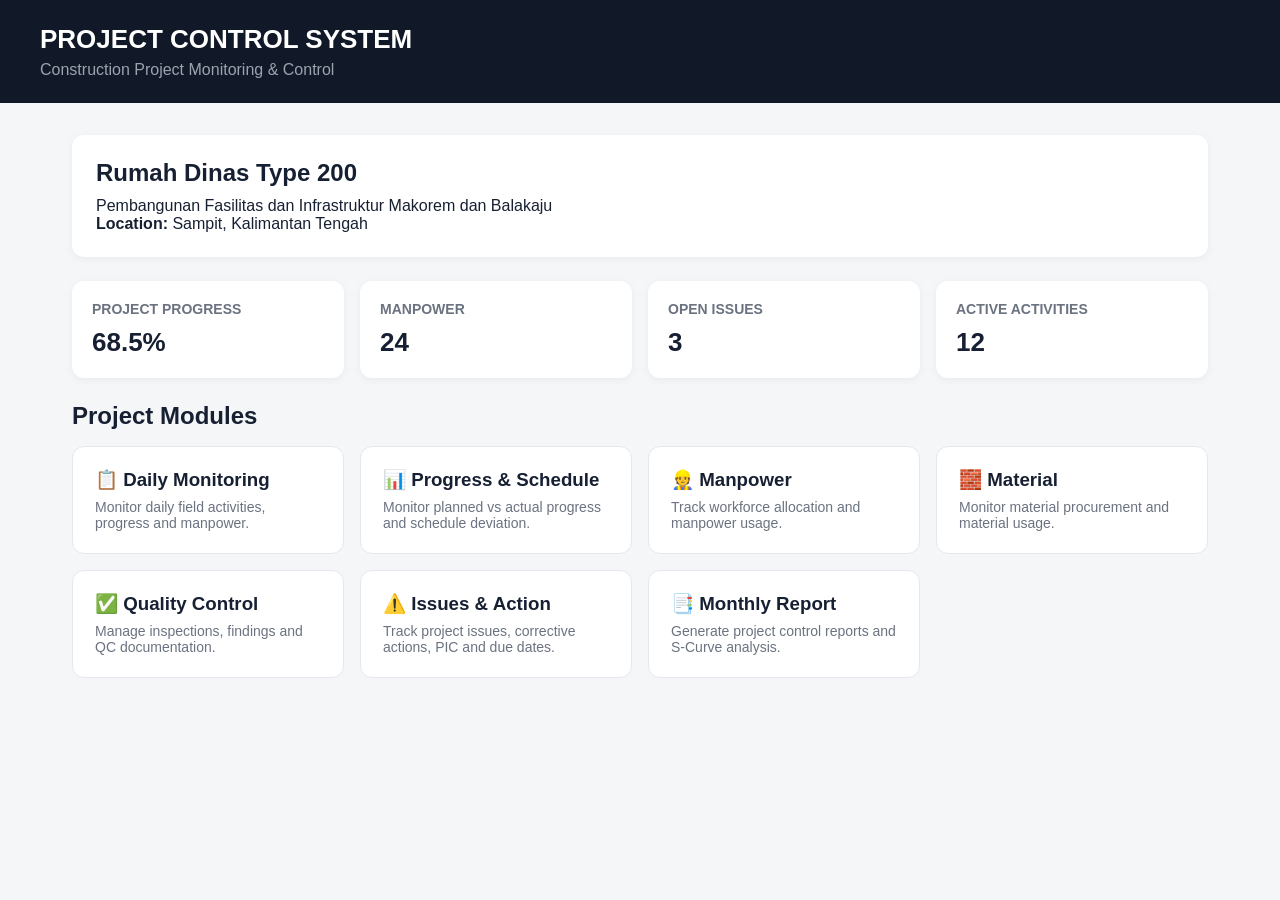
<file: index.html>
<!DOCTYPE html>
<html lang="en">
<head>
    <meta charset="UTF-8">
    <meta name="viewport" content="width=device-width, initial-scale=1.0">

    <title>Project Control System</title>

    <link rel="stylesheet" href="style.css">
</head>

<body>

    <header>
        <h1>PROJECT CONTROL SYSTEM</h1>
        <p>Construction Project Monitoring & Control</p>
    </header>

    <div class="container">

        <div class="project-card">
            <h2>Rumah Dinas Type 200</h2>
            <p>Pembangunan Fasilitas dan Infrastruktur Makorem dan Balakaju</p>
            <p><strong>Location:</strong> Sampit, Kalimantan Tengah</p>
        </div>


        <div class="kpi-container">

            <div class="kpi">
                <h3>PROJECT PROGRESS</h3>
                <p>68.5%</p>
            </div>

            <div class="kpi">
                <h3>MANPOWER</h3>
                <p>24</p>
            </div>

            <div class="kpi">
                <h3>OPEN ISSUES</h3>
                <p>3</p>
            </div>

            <div class="kpi">
                <h3>ACTIVE ACTIVITIES</h3>
                <p>12</p>
            </div>

        </div>


        <h2 style="margin-bottom: 16px;">Project Modules</h2>

        <div class="module-grid">

            <a href="daily-monitoring.html" class="module">
                <h3>📋 Daily Monitoring</h3>
                <p>Monitor daily field activities, progress and manpower.</p>
            </a>

            <div class="module">
                <h3>📊 Progress & Schedule</h3>
                <p>Monitor planned vs actual progress and schedule deviation.</p>
            </div>

            <div class="module">
                <h3>👷 Manpower</h3>
                <p>Track workforce allocation and manpower usage.</p>
            </div>

            <div class="module">
                <h3>🧱 Material</h3>
                <p>Monitor material procurement and material usage.</p>
            </div>

            <div class="module">
                <h3>✅ Quality Control</h3>
                <p>Manage inspections, findings and QC documentation.</p>
            </div>

            <div class="module">
                <h3>⚠️ Issues & Action</h3>
                <p>Track project issues, corrective actions, PIC and due dates.</p>
            </div>

            <div class="module">
                <h3>📑 Monthly Report</h3>
                <p>Generate project control reports and S-Curve analysis.</p>
            </div>

        </div>

    </div>

</body>
</html>
</file>
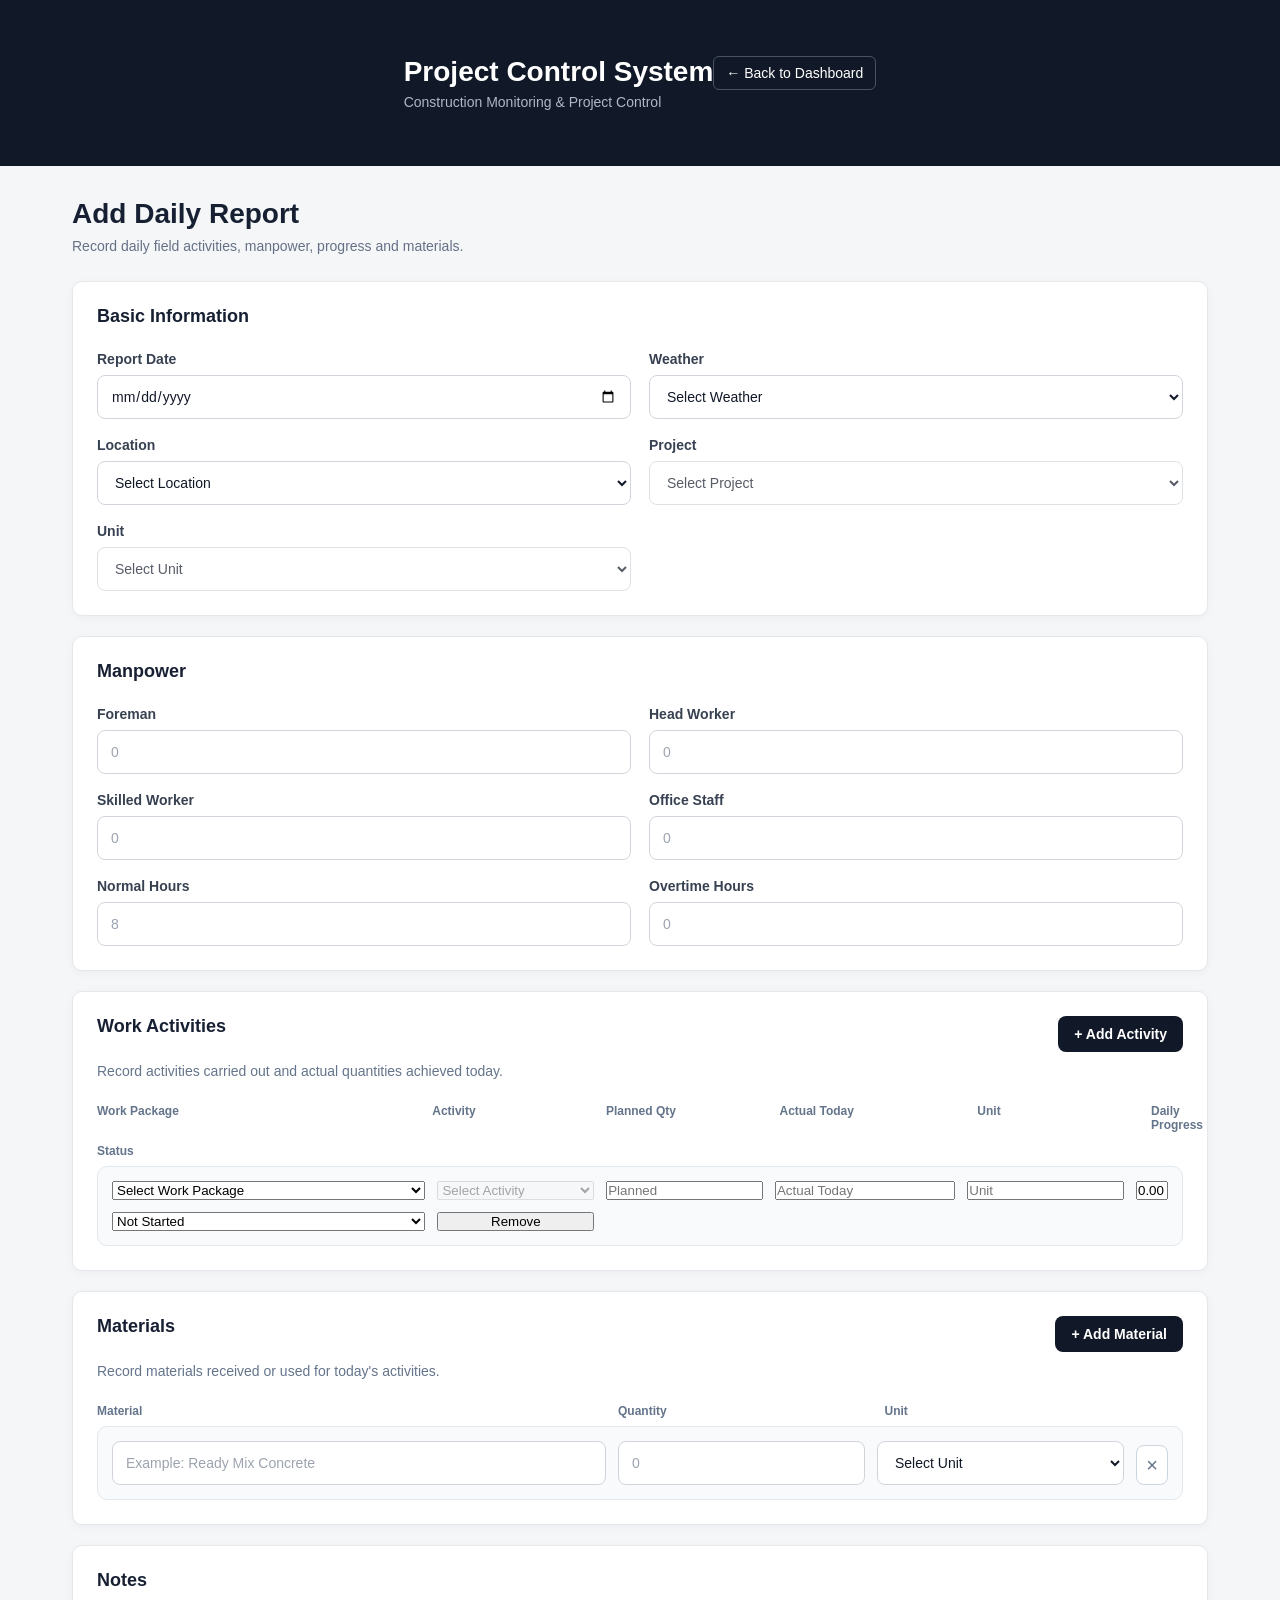
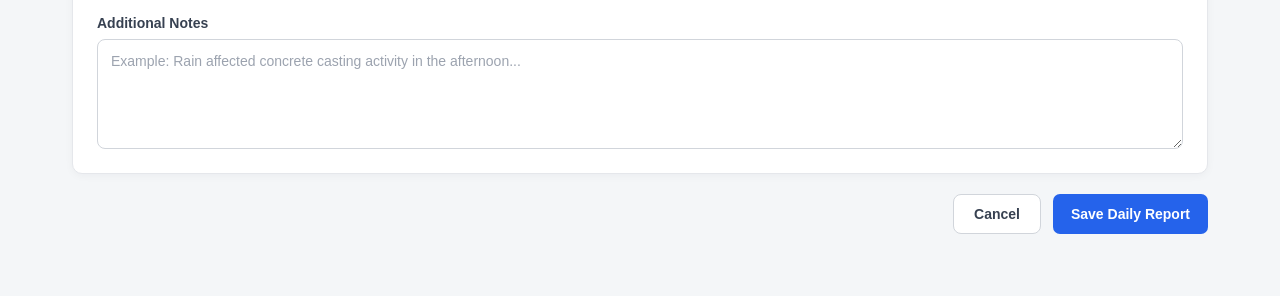
<file: add-daily-report.html>
<!DOCTYPE html>
<html lang="en">

<head>
    <meta charset="UTF-8">
    <meta name="viewport" content="width=device-width, initial-scale=1.0">

    <title>Add Daily Report</title>

    <!-- MAIN CSS -->
    <link rel="stylesheet" href="./style.css?v=6">
</head>

<body>

    <!-- =========================
         HEADER
    ========================== -->
    <header class="top-header">

        <div class="container">

            <div class="header-content">

                <div>
                    <h1>Project Control System</h1>
                    <p>Construction Monitoring & Project Control</p>
                </div>

                <a href="index.html" class="back-link">
                    ← Back to Dashboard
                </a>

            </div>

        </div>

    </header>


    <!-- =========================
         MAIN CONTENT
    ========================== -->
    <main class="container">

        <!-- PAGE HEADER -->
        <section class="page-header">

            <div>

                <h2>Add Daily Report</h2>

                <p>
                    Record daily field activities, manpower, progress and materials.
                </p>

            </div>

        </section>


        <!-- =========================
             FORM
        ========================== -->
        <form id="dailyReportForm" class="report-form" novalidate>


            <!-- =========================
                 BASIC INFORMATION
            ========================== -->
            <section class="content-card">

                <h3>Basic Information</h3>

                <div class="form-grid">

                    <!-- REPORT DATE -->
                    <div class="form-group">

                        <label for="reportDate">
                            Report Date
                        </label>

                        <input
                            type="date"
                            id="reportDate"
                            name="reportDate"
                            required
                        >

                    </div>


                    <!-- WEATHER -->
                    <div class="form-group">

                        <label for="weather">
                            Weather
                        </label>

                        <select
                            id="weather"
                            name="weather"
                        >

                            <option value="">
                                Select Weather
                            </option>

                            <option value="Sunny">
                                Sunny
                            </option>

                            <option value="Cloudy">
                                Cloudy
                            </option>

                            <option value="Rain">
                                Rain
                            </option>

                            <option value="Rainy Morning">
                                Rainy Morning
                            </option>

                            <option value="Rainy Afternoon">
                                Rainy Afternoon
                            </option>

                        </select>

                    </div>


                    <!-- LOCATION -->
                    <div class="form-group">

                        <label for="location">
                            Location
                        </label>

                        <select
                            id="location"
                            name="location"
                            required
                        >

                            <option value="">
                                Select Location
                            </option>

                            <option value="Kalimantan">
                                Kalimantan
                            </option>

                            <option value="Tasikmalaya">
                                Tasikmalaya
                            </option>

                        </select>

                    </div>


                    <!-- PROJECT -->
                    <div class="form-group">

                        <label for="project">
                            Project
                        </label>

                        <select
                            id="project"
                            name="project"
                            required
                        >

                            <option value="">
                                Select Project
                            </option>

                        </select>

                    </div>


                    <!-- UNIT -->
                    <div class="form-group">

                        <label for="unit">
                            Unit
                        </label>

                        <select
                            id="unit"
                            name="unit"
                            required
                        >

                            <option value="">
                                Select Unit
                            </option>

                        </select>

                    </div>

                </div>

            </section>


            <!-- =========================
                 MANPOWER
            ========================== -->
            <section class="content-card">

                <h3>Manpower</h3>

                <div class="form-grid">

                    <!-- FOREMAN -->
                    <div class="form-group">

                        <label for="foreman">
                            Foreman
                        </label>

                        <input
                            type="number"
                            id="foreman"
                            name="foreman"
                            min="0"
                            step="1"
                            placeholder="0"
                        >

                    </div>


                    <!-- HEAD WORKER -->
                    <div class="form-group">

                        <label for="headWorker">
                            Head Worker
                        </label>

                        <input
                            type="number"
                            id="headWorker"
                            name="headWorker"
                            min="0"
                            step="1"
                            placeholder="0"
                        >

                    </div>


                    <!-- SKILLED WORKER -->
                    <div class="form-group">

                        <label for="skilledWorker">
                            Skilled Worker
                        </label>

                        <input
                            type="number"
                            id="skilledWorker"
                            name="skilledWorker"
                            min="0"
                            step="1"
                            placeholder="0"
                        >

                    </div>


                    <!-- OFFICE STAFF -->
                    <div class="form-group">

                        <label for="staffOffice">
                            Office Staff
                        </label>

                        <input
                            type="number"
                            id="staffOffice"
                            name="staffOffice"
                            min="0"
                            step="1"
                            placeholder="0"
                        >

                    </div>


                    <!-- NORMAL HOURS -->
                    <div class="form-group">

                        <label for="normalHours">
                            Normal Hours
                        </label>

                        <input
                            type="number"
                            id="normalHours"
                            name="normalHours"
                            min="0"
                            step="0.5"
                            placeholder="8"
                        >

                    </div>


                    <!-- OVERTIME HOURS -->
                    <div class="form-group">

                        <label for="overtimeHours">
                            Overtime Hours
                        </label>

                        <input
                            type="number"
                            id="overtimeHours"
                            name="overtimeHours"
                            min="0"
                            step="0.5"
                            placeholder="0"
                        >

                    </div>

                </div>

            </section>


            <!-- =========================
                 WORK ACTIVITIES
            ========================== -->
            <section class="content-card work-activities-card">

                <div class="section-title-row">

                    <div>

                        <h3>Work Activities</h3>

                        <p class="section-description">
                            Record activities carried out and actual quantities achieved today.
                        </p>

                    </div>


                    <button
                        type="button"
                        id="addActivityBtn"
                        class="add-row-btn"
                    >
                        + Add Activity
                    </button>

                </div>


                <!-- ACTIVITY TABLE HEADER -->
                <div class="activity-header">

                    <span>
                        Work Package
                    </span>

                    <span>
                        Activity
                    </span>

                    <span>
                        Planned Qty
                    </span>

                    <span>
                        Actual Today
                    </span>

                    <span>
                        Unit
                    </span>

                    <span>
                        Daily Progress
                    </span>

                    <span>
                        Status
                    </span>

                    <span></span>

                </div>


                <!-- ACTIVITY CONTAINER -->
                <div id="activityContainer">


                    <!-- =========================
                         DEFAULT ACTIVITY ROW
                    ========================== -->
                    <div class="activity-row">


                        <!-- WORK PACKAGE -->
                        <div class="form-group">

                            <label>
                                Work Package
                            </label>

                            <select
                                class="activity-work-package"
                                required
                            >

                                <option value="">
                                    Select Work Package
                                </option>

                            </select>

                        </div>


                        <!-- ACTIVITY -->
                        <div class="form-group">

                            <label>
                                Activity
                            </label>

                            <select
                                class="activity-name"
                                required
                                disabled
                            >

                                <option value="">
                                    Select Activity
                                </option>

                            </select>

                        </div>


                        <!-- PLANNED QUANTITY -->
                        <div class="form-group">

                            <label>
                                Planned Quantity
                            </label>

                            <input
                                type="number"
                                class="activity-planned"
                                readonly
                                placeholder="—"
                            >

                        </div>


                        <!-- ACTUAL QUANTITY -->
                        <div class="form-group">

                            <label>
                                Actual Today
                            </label>

                            <input
                                type="number"
                                class="activity-quantity"
                                min="0"
                                step="0.01"
                                placeholder="0"
                                required
                            >

                        </div>


                        <!-- UNIT -->
                        <div class="form-group">

                            <label>
                                Unit
                            </label>

                            <input
                                type="text"
                                class="activity-unit"
                                readonly
                                placeholder="—"
                            >

                        </div>


                        <!-- DAILY PROGRESS -->
                        <div class="form-group">

                            <label>
                                Daily Progress
                            </label>

                            <input
                                type="text"
                                class="activity-progress"
                                readonly
                                placeholder="0.00%"
                            >

                        </div>


                        <!-- STATUS -->
                        <div class="form-group">

                            <label>
                                Status
                            </label>

                            <select class="activity-status">

                                <option value="">
                                    Select Status
                                </option>

                                <option value="On Progress">
                                    On Progress
                                </option>

                                <option value="Completed">
                                    Completed
                                </option>

                            </select>

                        </div>


                        <!-- REMOVE ACTIVITY -->
                        <button
                            type="button"
                            class="remove-row-btn remove-activity"
                            title="Remove activity"
                        >
                            ×
                        </button>

                    </div>

                </div>

            </section>


            <!-- =========================
                 MATERIALS
            ========================== -->
            <section class="content-card">

                <div class="section-title-row">

                    <div>

                        <h3>Materials</h3>

                        <p class="section-description">
                            Record materials received or used for today's activities.
                        </p>

                    </div>


                    <button
                        type="button"
                        id="addMaterialBtn"
                        class="add-row-btn"
                    >
                        + Add Material
                    </button>

                </div>


                <!-- MATERIAL HEADER -->
                <div class="material-header">

                    <span>
                        Material
                    </span>

                    <span>
                        Quantity
                    </span>

                    <span>
                        Unit
                    </span>

                    <span></span>

                </div>


                <!-- MATERIAL CONTAINER -->
                <div id="materialContainer">


                    <!-- =========================
                         DEFAULT MATERIAL ROW
                    ========================== -->
                    <div class="material-row">


                        <!-- MATERIAL NAME -->
                        <div class="form-group">

                            <label>
                                Material
                            </label>

                            <input
                                type="text"
                                class="material-name"
                                placeholder="Example: Ready Mix Concrete"
                            >

                        </div>


                        <!-- MATERIAL QUANTITY -->
                        <div class="form-group">

                            <label>
                                Quantity
                            </label>

                            <input
                                type="number"
                                class="material-quantity"
                                min="0"
                                step="0.01"
                                placeholder="0"
                            >

                        </div>


                        <!-- MATERIAL UNIT -->
                        <div class="form-group">

                            <label>
                                Unit
                            </label>

                            <select class="material-unit">

                                <option value="">
                                    Select Unit
                                </option>

                                <option value="m³">
                                    m³
                                </option>

                                <option value="m²">
                                    m²
                                </option>

                                <option value="m¹">
                                    m¹
                                </option>

                                <option value="kg">
                                    kg
                                </option>

                                <option value="ton">
                                    ton
                                </option>

                                <option value="pcs">
                                    pcs
                                </option>

                                <option value="batang">
                                    batang
                                </option>

                                <option value="rit">
                                    rit
                                </option>

                                <option value="zak">
                                    zak
                                </option>

                                <option value="unit">
                                    unit
                                </option>

                            </select>

                        </div>


                        <!-- REMOVE MATERIAL -->
                        <button
                            type="button"
                            class="remove-row-btn remove-material"
                            title="Remove material"
                        >
                            ×
                        </button>

                    </div>

                </div>

            </section>


            <!-- =========================
                 NOTES
            ========================== -->
            <section class="content-card">

                <h3>Notes</h3>

                <div class="form-group">

                    <label for="notes">
                        Additional Notes
                    </label>

                    <textarea
                        id="notes"
                        name="notes"
                        rows="4"
                        placeholder="Example: Rain affected concrete casting activity in the afternoon..."
                    ></textarea>

                </div>

            </section>


            <!-- =========================
                 FORM ACTIONS
            ========================== -->
            <div class="form-actions">

                <a
                    href="daily-monitoring.html"
                    class="cancel-btn"
                >
                    Cancel
                </a>


                <button
                    type="submit"
                    class="primary-btn"
                >
                    Save Daily Report
                </button>

            </div>


        </form>

    </main>


    <!-- =========================
         JAVASCRIPT
    ========================== -->

    <!-- MASTER SCHEDULE -->
    <script src="./master-schedule.js?v=2"></script>

    <!-- DAILY REPORT -->
    <script src="./daily-report.js?v=12"></script>

</body>

</html>
</file>
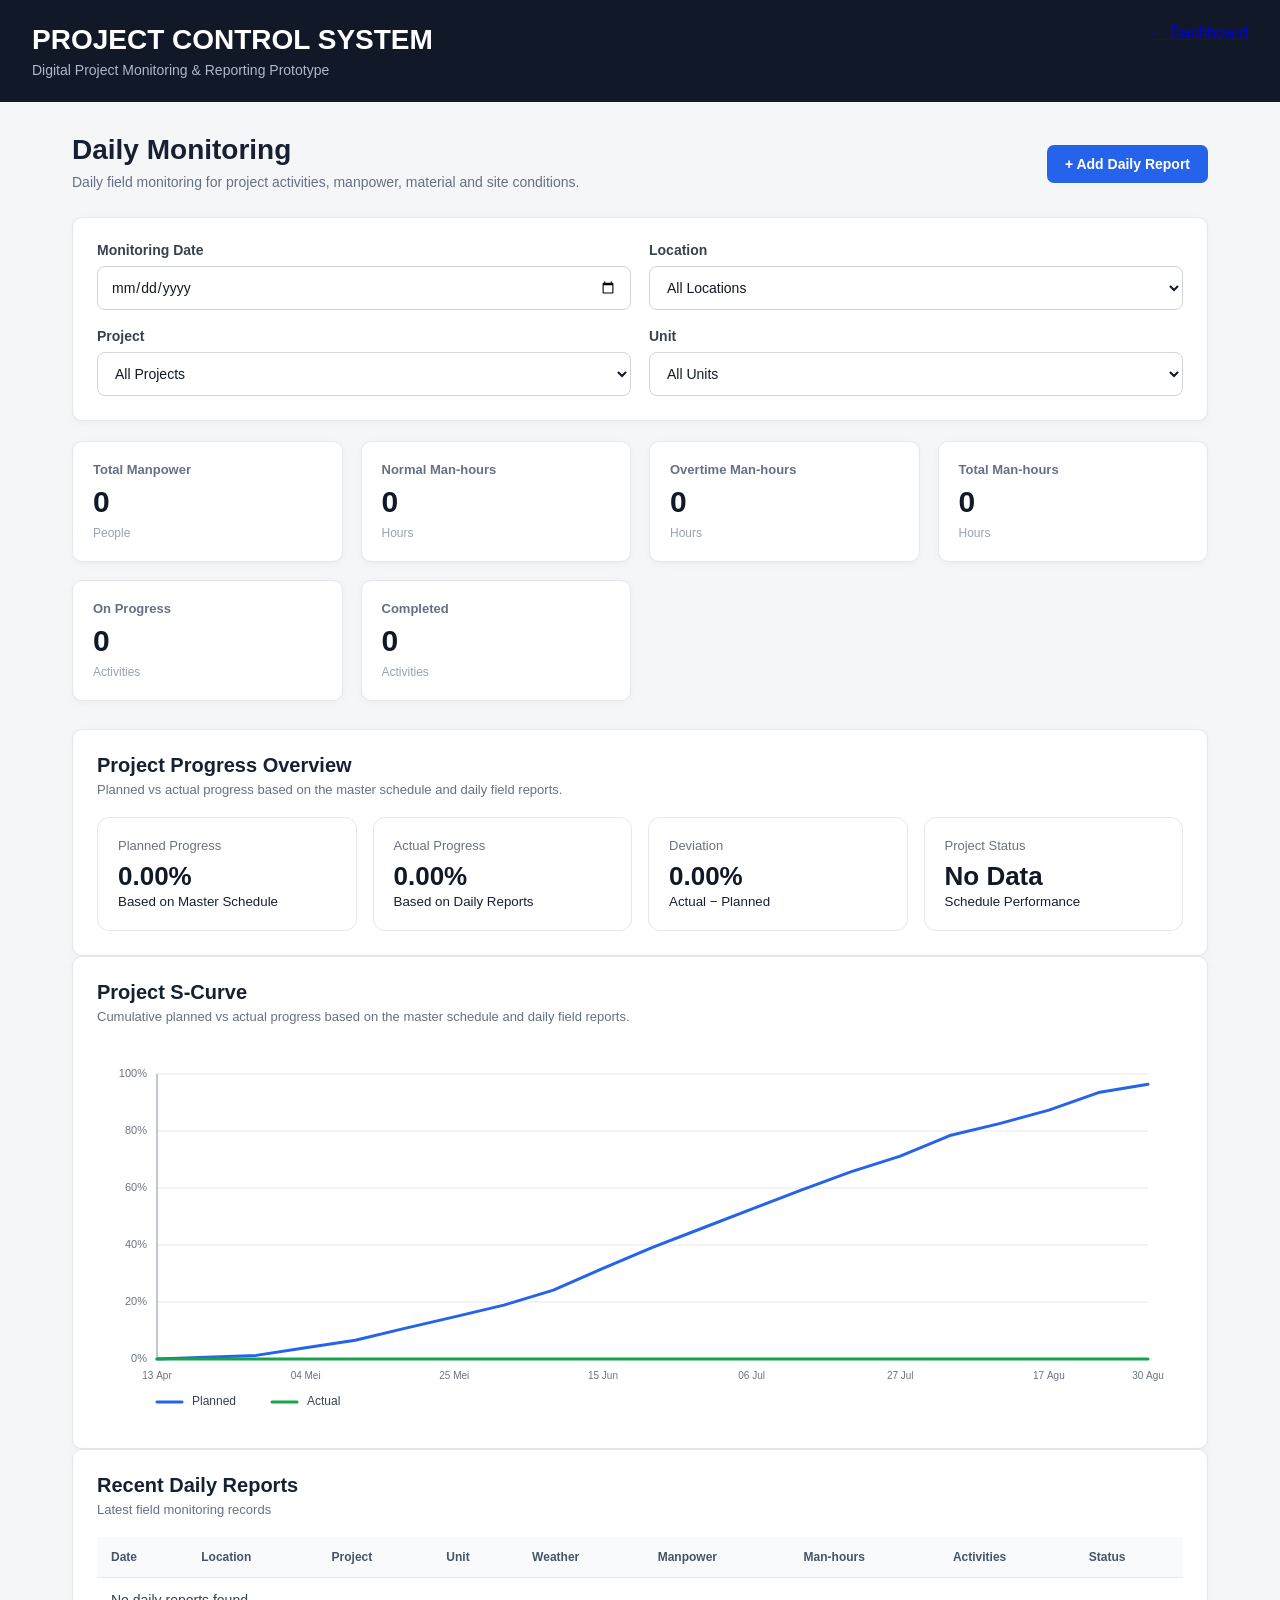
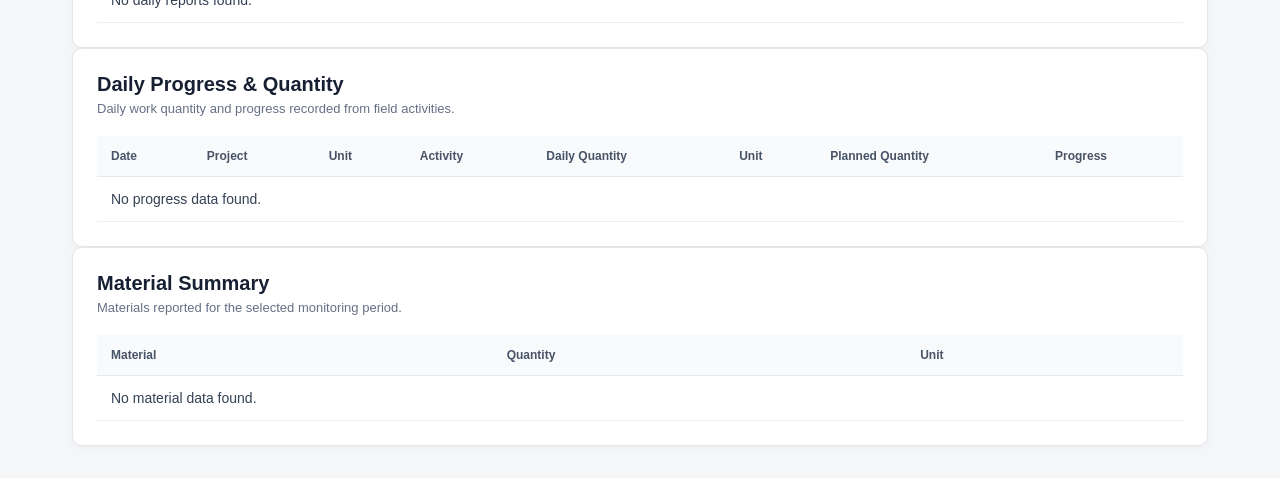
<file: daily-monitoring.html>
<!DOCTYPE html>
<html lang="en">

<head>

    <meta charset="UTF-8">

    <meta
        name="viewport"
        content="width=device-width, initial-scale=1.0"
    >

    <title>
        Daily Monitoring - Project Control System
    </title>

    <link
        rel="stylesheet"
        href="style.css"
    >

</head>


<body>


    <!-- =====================================================
         HEADER
    ====================================================== -->

    <header class="top-header">

        <div>

            <h1>
                PROJECT CONTROL SYSTEM
            </h1>

            <p>
                Digital Project Monitoring & Reporting Prototype
            </p>

        </div>


        <a
            href="index.html"
            class="back-button"
        >
            ← Dashboard
        </a>

    </header>



    <!-- =====================================================
         MAIN
    ====================================================== -->

    <main class="container">


        <!-- =================================================
             PAGE HEADER
        ================================================== -->

        <section class="page-header">

            <div>

                <h2>
                    Daily Monitoring
                </h2>

                <p>
                    Daily field monitoring for project activities,
                    manpower, material and site conditions.
                </p>

            </div>


            <a
                href="add-daily-report.html"
                class="primary-button"
            >
                + Add Daily Report
            </a>

        </section>



        <!-- =================================================
             FILTER
        ================================================== -->

        <section class="content-card filter-card">

            <div class="filter-grid">


                <!-- DATE -->

                <div class="form-group">

                    <label for="dateFilter">
                        Monitoring Date
                    </label>

                    <input
                        type="date"
                        id="dateFilter"
                    >

                </div>



                <!-- LOCATION -->

                <div class="form-group">

                    <label for="locationFilter">
                        Location
                    </label>

                    <select id="locationFilter">

                        <option value="All">
                            All Locations
                        </option>

                        <option value="Kalimantan">
                            Kalimantan
                        </option>

                        <option value="Tasikmalaya">
                            Tasikmalaya
                        </option>

                    </select>

                </div>



                <!-- PROJECT -->

                <div class="form-group">

                    <label for="projectFilter">
                        Project
                    </label>

                    <select id="projectFilter">

                        <option value="All">
                            All Projects
                        </option>

                    </select>

                </div>



                <!-- UNIT -->

                <div class="form-group">

                    <label for="unitFilter">
                        Unit
                    </label>

                    <select id="unitFilter">

                        <option value="All">
                            All Units
                        </option>

                    </select>

                </div>


            </div>

        </section>



        <!-- =================================================
             DAILY KPI
        ================================================== -->

        <section class="kpi-grid">


            <!-- TOTAL MANPOWER -->

            <div class="kpi-card">

                <span>
                    Total Manpower
                </span>

                <strong id="totalManpower">
                    0
                </strong>

                <small>
                    People
                </small>

            </div>



            <!-- NORMAL MAN-HOURS -->

            <div class="kpi-card">

                <span>
                    Normal Man-hours
                </span>

                <strong id="normalManhours">
                    0
                </strong>

                <small>
                    Hours
                </small>

            </div>



            <!-- OVERTIME -->

            <div class="kpi-card">

                <span>
                    Overtime Man-hours
                </span>

                <strong id="overtimeManhours">
                    0
                </strong>

                <small>
                    Hours
                </small>

            </div>



            <!-- TOTAL MAN-HOURS -->

            <div class="kpi-card">

                <span>
                    Total Man-hours
                </span>

                <strong id="totalManhours">
                    0
                </strong>

                <small>
                    Hours
                </small>

            </div>



            <!-- ON PROGRESS -->

            <div class="kpi-card">

                <span>
                    On Progress
                </span>

                <strong id="onProgress">
                    0
                </strong>

                <small>
                    Activities
                </small>

            </div>



            <!-- COMPLETED -->

            <div class="kpi-card">

                <span>
                    Completed
                </span>

                <strong id="completed">
                    0
                </strong>

                <small>
                    Activities
                </small>

            </div>


        </section>



        <!-- =================================================
             PROJECT PROGRESS OVERVIEW
        ================================================== -->

        <section class="content-card progress-overview-card">


            <div class="section-title">

                <div>

                    <h3>
                        Project Progress Overview
                    </h3>

                    <p>
                        Planned vs actual progress based on the
                        master schedule and daily field reports.
                    </p>

                </div>

            </div>



            <div class="progress-overview-grid">


                <!-- PLANNED PROGRESS -->

                <div class="progress-kpi">

                    <span class="progress-kpi-label">
                        Planned Progress
                    </span>

                    <strong id="plannedProgress">
                        0.00%
                    </strong>

                    <small>
                        Based on Master Schedule
                    </small>

                </div>



                <!-- ACTUAL PROGRESS -->

                <div class="progress-kpi">

                    <span class="progress-kpi-label">
                        Actual Progress
                    </span>

                    <strong id="actualProgress">
                        0.00%
                    </strong>

                    <small>
                        Based on Daily Reports
                    </small>

                </div>



                <!-- DEVIATION -->

                <div class="progress-kpi">

                    <span class="progress-kpi-label">
                        Deviation
                    </span>

                    <strong id="progressDeviation">
                        0.00%
                    </strong>

                    <small>
                        Actual − Planned
                    </small>

                </div>



                <!-- PROJECT STATUS -->

                <div class="progress-kpi">

                    <span class="progress-kpi-label">
                        Project Status
                    </span>

                    <strong id="progressStatus">
                        No Data
                    </strong>

                    <small>
                        Schedule Performance
                    </small>

                </div>


            </div>

        </section>



        <!-- =================================================
             PROJECT S-CURVE
        ================================================== -->

        <section class="content-card">


            <div class="section-title">

                <div>

                    <h3>
                        Project S-Curve
                    </h3>

                    <p>
                        Cumulative planned vs actual progress based
                        on the master schedule and daily field reports.
                    </p>

                </div>

            </div>



            <div class="scurve-wrapper">

                <canvas
                    id="sCurveChart"
                ></canvas>

            </div>


        </section>



        <!-- =================================================
             RECENT DAILY REPORTS
        ================================================== -->

        <section class="content-card">


            <div class="section-title">

                <div>

                    <h3>
                        Recent Daily Reports
                    </h3>

                    <p>
                        Latest field monitoring records
                    </p>

                </div>

            </div>



            <div class="table-wrapper">

                <table>

                    <thead>

                        <tr>

                            <th>
                                Date
                            </th>

                            <th>
                                Location
                            </th>

                            <th>
                                Project
                            </th>

                            <th>
                                Unit
                            </th>

                            <th>
                                Weather
                            </th>

                            <th>
                                Manpower
                            </th>

                            <th>
                                Man-hours
                            </th>

                            <th>
                                Activities
                            </th>

                            <th>
                                Status
                            </th>

                        </tr>

                    </thead>


                    <tbody id="reportTableBody">

                    </tbody>

                </table>

            </div>

        </section>



        <!-- =================================================
             PROGRESS & QUANTITY
        ================================================== -->

        <section class="content-card">


            <div class="section-title">

                <div>

                    <h3>
                        Daily Progress & Quantity
                    </h3>

                    <p>
                        Daily work quantity and progress recorded
                        from field activities.
                    </p>

                </div>

            </div>



            <div class="table-wrapper">

                <table>

                    <thead>

                        <tr>

                            <th>
                                Date
                            </th>

                            <th>
                                Project
                            </th>

                            <th>
                                Unit
                            </th>

                            <th>
                                Activity
                            </th>

                            <th>
                                Daily Quantity
                            </th>

                            <th>
                                Unit
                            </th>

                            <th>
                                Planned Quantity
                            </th>

                            <th>
                                Progress
                            </th>

                        </tr>

                    </thead>


                    <tbody id="progressTableBody">

                    </tbody>

                </table>

            </div>

        </section>



        <!-- =================================================
             MATERIAL SUMMARY
        ================================================== -->

        <section class="content-card">


            <div class="section-title">

                <div>

                    <h3>
                        Material Summary
                    </h3>

                    <p>
                        Materials reported for the selected
                        monitoring period.
                    </p>

                </div>

            </div>



            <div class="table-wrapper">

                <table>

                    <thead>

                        <tr>

                            <th>
                                Material
                            </th>

                            <th>
                                Quantity
                            </th>

                            <th>
                                Unit
                            </th>

                        </tr>

                    </thead>


                    <tbody id="materialTableBody">

                    </tbody>

                </table>

            </div>

        </section>


    </main>



    <!-- =====================================================
         JAVASCRIPT
    ====================================================== -->

    <script src="./master-schedule.js?v=1"></script>

    <script src="./daily-monitoring.js?v=7"></script>


</body>

</html>
</file>
<file: style.css>
/* ========================================
   GLOBAL
======================================== */

* {
    box-sizing: border-box;
    margin: 0;
    padding: 0;
}


body {
    font-family: Arial, Helvetica, sans-serif;
    background: #f4f6f8;
    color: #172033;
}


/* ========================================
   GENERAL HEADER
======================================== */

header {
    background: #111827;
    color: white;
    padding: 24px 40px;
}


header h1 {
    font-size: 26px;
    margin-bottom: 6px;
}


header p {
    color: #9ca3af;
}
/* =========================================================
   PROJECT PROGRESS OVERVIEW
   ========================================================= */

.progress-overview-card {
    margin-top: 24px;
}

.progress-overview-grid {
    display: grid;
    grid-template-columns: repeat(4, 1fr);
    gap: 16px;
    margin-top: 20px;
}

.progress-kpi {
    padding: 20px;
    border: 1px solid #e5e7eb;
    border-radius: 12px;
    background: #ffffff;
}

.progress-kpi-label {
    display: block;
    font-size: 13px;
    color: #6b7280;
    margin-bottom: 8px;
}

.progress-kpi strong {
    display: block;
    font-size: 26px;
    font-weight: 700;
    color: #111827;
}

@media (max-width: 900px) {
    .progress-overview-grid {
        grid-template-columns: repeat(2, 1fr);
    }
}

@media (max-width: 600px) {
    .progress-overview-grid {
        grid-template-columns: 1fr;
    }
}

/* ========================================
   TOP HEADER
======================================== */

.top-header {
    background: #111827;
    color: white;
    padding: 24px 32px;
    display: flex;
    justify-content: space-between;
    align-items: flex-start;
}


.top-header h1 {
    margin: 0 0 6px;
    font-size: 28px;
    font-weight: 700;
}


.top-header p {
    margin: 0;
    color: #aeb8c8;
    font-size: 14px;
}


.header-content {
    display: flex;
    justify-content: space-between;
    align-items: flex-start;
    width: 100%;
}


.back-link {
    color: #ffffff;
    text-decoration: none;
    font-size: 14px;
    padding: 8px 12px;
    border: 1px solid #475467;
    border-radius: 6px;
}


.back-link:hover {
    background: #1f2937;
}


/* ========================================
   CONTAINER
======================================== */

.container {
    max-width: 1200px;
    margin: 0 auto;
    padding: 32px;
}


/* ========================================
   DASHBOARD PROJECT CARD
======================================== */

.project-card {
    background: white;
    padding: 24px;
    border-radius: 12px;
    margin-bottom: 24px;
    box-shadow: 0 2px 8px rgba(0, 0, 0, 0.05);
}


.project-card h2 {
    margin-bottom: 10px;
}


/* ========================================
   DASHBOARD KPI
======================================== */

.kpi-container {
    display: grid;
    grid-template-columns: repeat(4, 1fr);
    gap: 16px;
    margin-bottom: 24px;
}


.kpi {
    background: white;
    padding: 20px;
    border-radius: 12px;
    box-shadow: 0 2px 8px rgba(0, 0, 0, 0.05);
}


.kpi h3 {
    font-size: 14px;
    color: #6b7280;
    margin-bottom: 10px;
}


.kpi p {
    font-size: 26px;
    font-weight: bold;
}


/* ========================================
   DASHBOARD MODULE
======================================== */

.module-grid {
    display: grid;
    grid-template-columns: repeat(4, 1fr);
    gap: 16px;
}


.module {
    display: block;
    background: white;
    padding: 22px;
    border-radius: 12px;
    border: 1px solid #e5e7eb;
    text-decoration: none;
    color: inherit;
    transition: 0.2s ease;
}


.module:hover {
    border-color: #2563eb;
    transform: translateY(-2px);
}


.module h3 {
    margin-bottom: 8px;
}


.module p {
    font-size: 14px;
    color: #6b7280;
}


/* ========================================
   PAGE HEADER
======================================== */

.page-header {
    display: flex;
    justify-content: space-between;
    align-items: center;
    margin-bottom: 24px;
}


.page-header h2 {
    margin: 0 0 6px;
    font-size: 28px;
}


.page-header p {
    margin: 0;
    color: #667085;
    font-size: 14px;
    line-height: 1.5;
}


/* ========================================
   BUTTONS
======================================== */

.primary-button,
.primary-btn {
    background: #2563eb;
    color: white;
    border: none;
    padding: 11px 18px;
    border-radius: 7px;
    font-size: 14px;
    font-weight: 600;
    cursor: pointer;
    text-decoration: none;
}


.primary-button:hover,
.primary-btn:hover {
    background: #1d4ed8;
}


.secondary-button,
.secondary-btn {
    display: inline-block;
    padding: 11px 20px;
    border-radius: 8px;
    border: 1px solid #d1d5db;
    background: white;
    color: #374151;
    text-decoration: none;
    font-size: 14px;
    font-weight: 600;
    cursor: pointer;
}


.secondary-button:hover,
.secondary-btn:hover {
    background: #f3f4f6;
}


.cancel-btn {
    display: inline-block;
    padding: 11px 20px;
    border-radius: 8px;
    border: 1px solid #d1d5db;
    background: white;
    color: #374151;
    text-decoration: none;
    font-size: 14px;
    font-weight: 600;
    cursor: pointer;
}


.cancel-btn:hover {
    background: #f3f4f6;
}


/* ========================================
   DAILY MONITORING KPI
======================================== */

.kpi-grid {
    display: grid;
    grid-template-columns: repeat(4, 1fr);
    gap: 18px;
    margin-bottom: 28px;
}


.kpi-card {
    background: white;
    border: 1px solid #e5e7eb;
    border-radius: 10px;
    padding: 20px;
    box-shadow: 0 2px 8px rgba(15, 23, 42, 0.04);
}


.kpi-card span {
    display: block;
    color: #667085;
    font-size: 13px;
    font-weight: 600;
    margin-bottom: 8px;
}


.kpi-card strong {
    display: block;
    color: #111827;
    font-size: 30px;
    margin-bottom: 4px;
}


.kpi-card small {
    color: #98a2b3;
    font-size: 12px;
}


/* ========================================
   CONTENT CARD
======================================== */

.content-card {
    background: white;
    border: 1px solid #e5e7eb;
    border-radius: 10px;
    padding: 24px;
    box-shadow: 0 2px 8px rgba(15, 23, 42, 0.04);
}


/* ========================================
   SECTION TITLE
======================================== */

.section-title {
    margin-bottom: 20px;
}


.section-title h3 {
    margin: 0 0 5px;
    font-size: 20px;
    color: #172033;
}


.section-title p {
    margin: 0;
    color: #667085;
    font-size: 13px;
}


.section-title-row {
    display: flex;
    justify-content: space-between;
    align-items: flex-start;
    gap: 20px;
    margin-bottom: 22px;
}


.section-title-row h3 {
    margin-bottom: 6px;
}


.section-description {
    margin: 0;
    color: #64748b;
    font-size: 14px;
    line-height: 1.5;
}


/* ========================================
   TABLE
======================================== */

.table-wrapper {
    overflow-x: auto;
}


table {
    width: 100%;
    border-collapse: collapse;
    font-size: 14px;
}


thead {
    background: #f8fafc;
}


th {
    padding: 13px 14px;
    text-align: left;
    color: #475467;
    font-size: 12px;
    font-weight: 600;
    border-bottom: 1px solid #e5e7eb;
}


td {
    padding: 14px;
    color: #344054;
    border-bottom: 1px solid #eef0f3;
}


tbody tr:hover {
    background: #f9fafb;
}


/* ========================================
   STATUS BADGES
======================================== */

.status-progress,
.status-completed,
.status-delayed {
    display: inline-block;
    padding: 5px 10px;
    border-radius: 999px;
    font-size: 12px;
    font-weight: 600;
}


.status-progress {
    background: #dbeafe;
    color: #1d4ed8;
}


.status-completed {
    background: #dcfce7;
    color: #15803d;
}


.status-delayed {
    background: #fee2e2;
    color: #b91c1c;
}


/* ========================================
   DAILY MONITORING FILTER
======================================== */

.filter-card {
    margin-bottom: 20px;
}


.filter-grid {
    display: grid;
    grid-template-columns: 1fr 1fr;
    gap: 18px;
}


.filter-grid .form-group {
    display: flex;
    flex-direction: column;
    gap: 8px;
}


.filter-grid label {
    font-size: 14px;
    font-weight: 600;
    color: #374151;
}


.filter-grid input,
.filter-grid select {
    width: 100%;
    height: 44px;
    padding: 10px 13px;
    border: 1px solid #d1d5db;
    border-radius: 8px;
    font-size: 14px;
    font-family: inherit;
    background: #fff;
    color: #111827;
}


.filter-grid input:focus,
.filter-grid select:focus {
    outline: none;
    border-color: #2563eb;
    box-shadow: 0 0 0 3px rgba(37, 99, 235, 0.1);
}


/* ========================================
   ADD DAILY REPORT - FORM
======================================== */

.report-form {
    display: flex;
    flex-direction: column;
    gap: 20px;
}


.report-form .content-card {
    margin-bottom: 0;
}


.report-form .content-card h3 {
    margin-bottom: 24px;
    font-size: 18px;
    color: #172033;
}


/* ========================================
   FORM GROUP
======================================== */

.form-group {
    display: flex;
    flex-direction: column;
    gap: 8px;
}


.form-group label {
    font-size: 14px;
    font-weight: 600;
    color: #374151;
}


/* ========================================
   FORM INPUT
======================================== */

.form-group input,
.form-group select,
.form-group textarea {
    width: 100%;
    padding: 11px 13px;
    border: 1px solid #d1d5db;
    border-radius: 8px;
    font-size: 14px;
    font-family: inherit;
    background: #ffffff;
    color: #111827;
}


.form-group input,
.form-group select {
    height: 44px;
}


.form-group textarea {
    min-height: 110px;
    resize: vertical;
    line-height: 1.5;
}


.form-group input::placeholder,
.form-group textarea::placeholder {
    color: #9ca3af;
}


.form-group input:focus,
.form-group select:focus,
.form-group textarea:focus {
    outline: none;
    border-color: #2563eb;
    box-shadow: 0 0 0 3px rgba(37, 99, 235, 0.1);
}


/* ========================================
   GENERAL FORM GRID
======================================== */

.form-grid {
    display: grid;
    grid-template-columns: repeat(2, 1fr);
    gap: 18px;
}


/* ========================================
   WORK ACTIVITIES
======================================== */

.work-activities-card {
    width: 100%;
}


/* ========================================
   DYNAMIC ROW BUTTON
======================================== */

.add-row-btn {
    border: none;
    background: #111827;
    color: #ffffff;
    padding: 10px 16px;
    border-radius: 8px;
    font-size: 14px;
    font-weight: 600;
    cursor: pointer;
    white-space: nowrap;
}


.add-row-btn:hover {
    opacity: 0.9;
}


/* ========================================
   ACTIVITY HEADER
======================================== */

.activity-header,
.material-header {
    display: grid;
    gap: 12px;
    color: #64748b;
    font-size: 12px;
    font-weight: 700;
    margin-bottom: 8px;
}


.activity-header {
    grid-template-columns: 2fr 1fr 1fr 1.15fr 1fr 32px;
}


.material-header {
    grid-template-columns: 2fr 1fr 1fr 32px;
}


.activity-header span:last-child,
.material-header span:last-child {
    visibility: hidden;
}


/* ========================================
   ROW CONTAINERS
======================================== */

#activityContainer,
#materialContainer {
    display: flex;
    flex-direction: column;
    gap: 12px;
}


/* ========================================
   ACTIVITY ROW
======================================== */

.activity-row,
.material-row {
    display: grid;
    align-items: end;
    gap: 12px;
    padding: 14px;
    border: 1px solid #e2e8f0;
    border-radius: 10px;
    background: #f8fafc;
}


.activity-row {
    grid-template-columns: 2fr 1fr 1fr 1.15fr 1fr 32px;
}


.material-row {
    grid-template-columns: 2fr 1fr 1fr 32px;
}


.activity-row .form-group,
.material-row .form-group {
    margin-bottom: 0;
    min-width: 0;
}


.activity-row label,
.material-row label {
    display: none;
}


.activity-row input,
.activity-row select,
.material-row input,
.material-row select {
    width: 100%;
}


/* ========================================
   REMOVE ROW
======================================== */

.remove-row-btn {
    width: 32px;
    height: 40px;
    border: 1px solid #cbd5e1;
    background: #ffffff;
    color: #64748b;
    border-radius: 8px;
    cursor: pointer;
    font-size: 20px;
    line-height: 1;
}


.remove-row-btn:hover {
    color: #dc2626;
    border-color: #fca5a5;
}


/* ========================================
   MATERIALS
======================================== */

.material-list {
    display: flex;
    flex-direction: column;
    gap: 14px;
}


/* ========================================
   FORM ACTIONS
======================================== */

.form-actions {
    display: flex;
    justify-content: flex-end;
    gap: 12px;
    margin-bottom: 30px;
}


/* ========================================
   MOBILE
======================================== */

@media (max-width: 1000px) {

    .activity-header,
    .material-header {
        display: none;
    }


    .activity-row {
        grid-template-columns: repeat(2, minmax(0, 1fr));
    }


    .activity-row .form-group:nth-child(1) {
        grid-column: 1 / -1;
    }


    .activity-row .remove-row-btn {
        width: 100%;
    }


    .material-row {
        grid-template-columns: 1fr 1fr;
    }


    .material-row .remove-row-btn {
        width: 100%;
    }

}


@media (max-width: 800px) {

    .top-header {
        padding: 20px;
    }


    .container {
        padding: 20px;
    }


    .kpi-grid {
        grid-template-columns: repeat(2, 1fr);
    }


    .page-header {
        flex-direction: column;
        align-items: flex-start;
        gap: 16px;
    }


    .module-grid {
        grid-template-columns: repeat(2, 1fr);
    }


    .kpi-container {
        grid-template-columns: repeat(2, 1fr);
    }

}


@media (max-width: 768px) {

    .activity-row {
        grid-template-columns: 1fr;
    }


    .activity-row .form-group:nth-child(1) {
        grid-column: auto;
    }


    .activity-row label,
    .material-row label {
        display: block;
    }


    .remove-row-btn {
        width: 100%;
    }

}


@media (max-width: 700px) {

    .header-content {
        flex-direction: column;
        gap: 15px;
    }


    .section-title-row {
        flex-direction: column;
    }


    .add-row-btn {
        width: 100%;
    }


    .form-grid {
        grid-template-columns: 1fr;
    }


    .filter-grid {
        grid-template-columns: 1fr;
    }


    .form-actions {
        flex-direction: column-reverse;
    }


    .form-actions a,
    .form-actions button {
        width: 100%;
        text-align: center;
    }


    .material-row {
        grid-template-columns: 1fr;
    }

}


@media (max-width: 500px) {

    .kpi-grid {
        grid-template-columns: 1fr;
    }


    .kpi-container {
        grid-template-columns: 1fr;
    }


    .module-grid {
        grid-template-columns: 1fr;
    }


    .top-header {
        flex-direction: column;
        gap: 15px;
    }

}
/* =========================================================
   S-CURVE
   ========================================================= */

.scurve-wrapper {
    position: relative;
    width: 100%;
    height: 380px;
    margin-top: 20px;
}

#sCurveChart {
    width: 100%;
    height: 100%;
    display: block;
}
</file>
